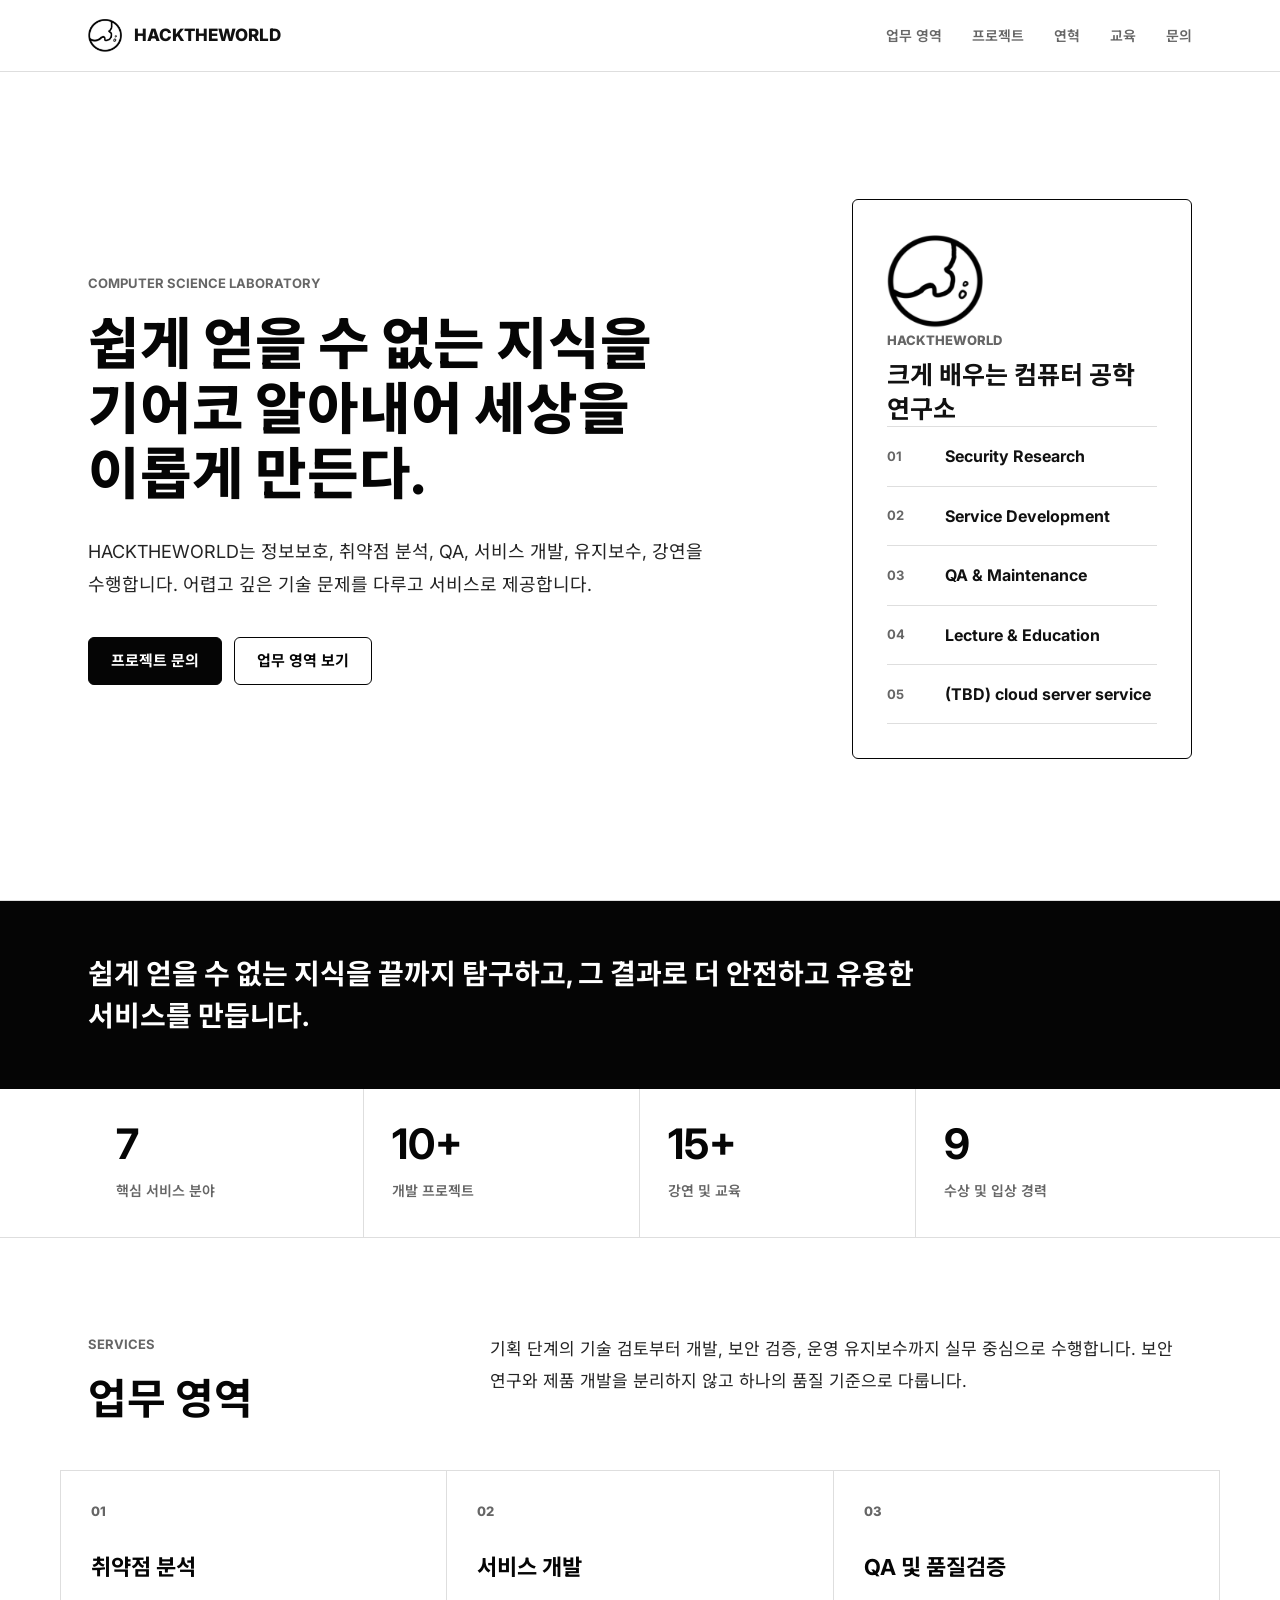
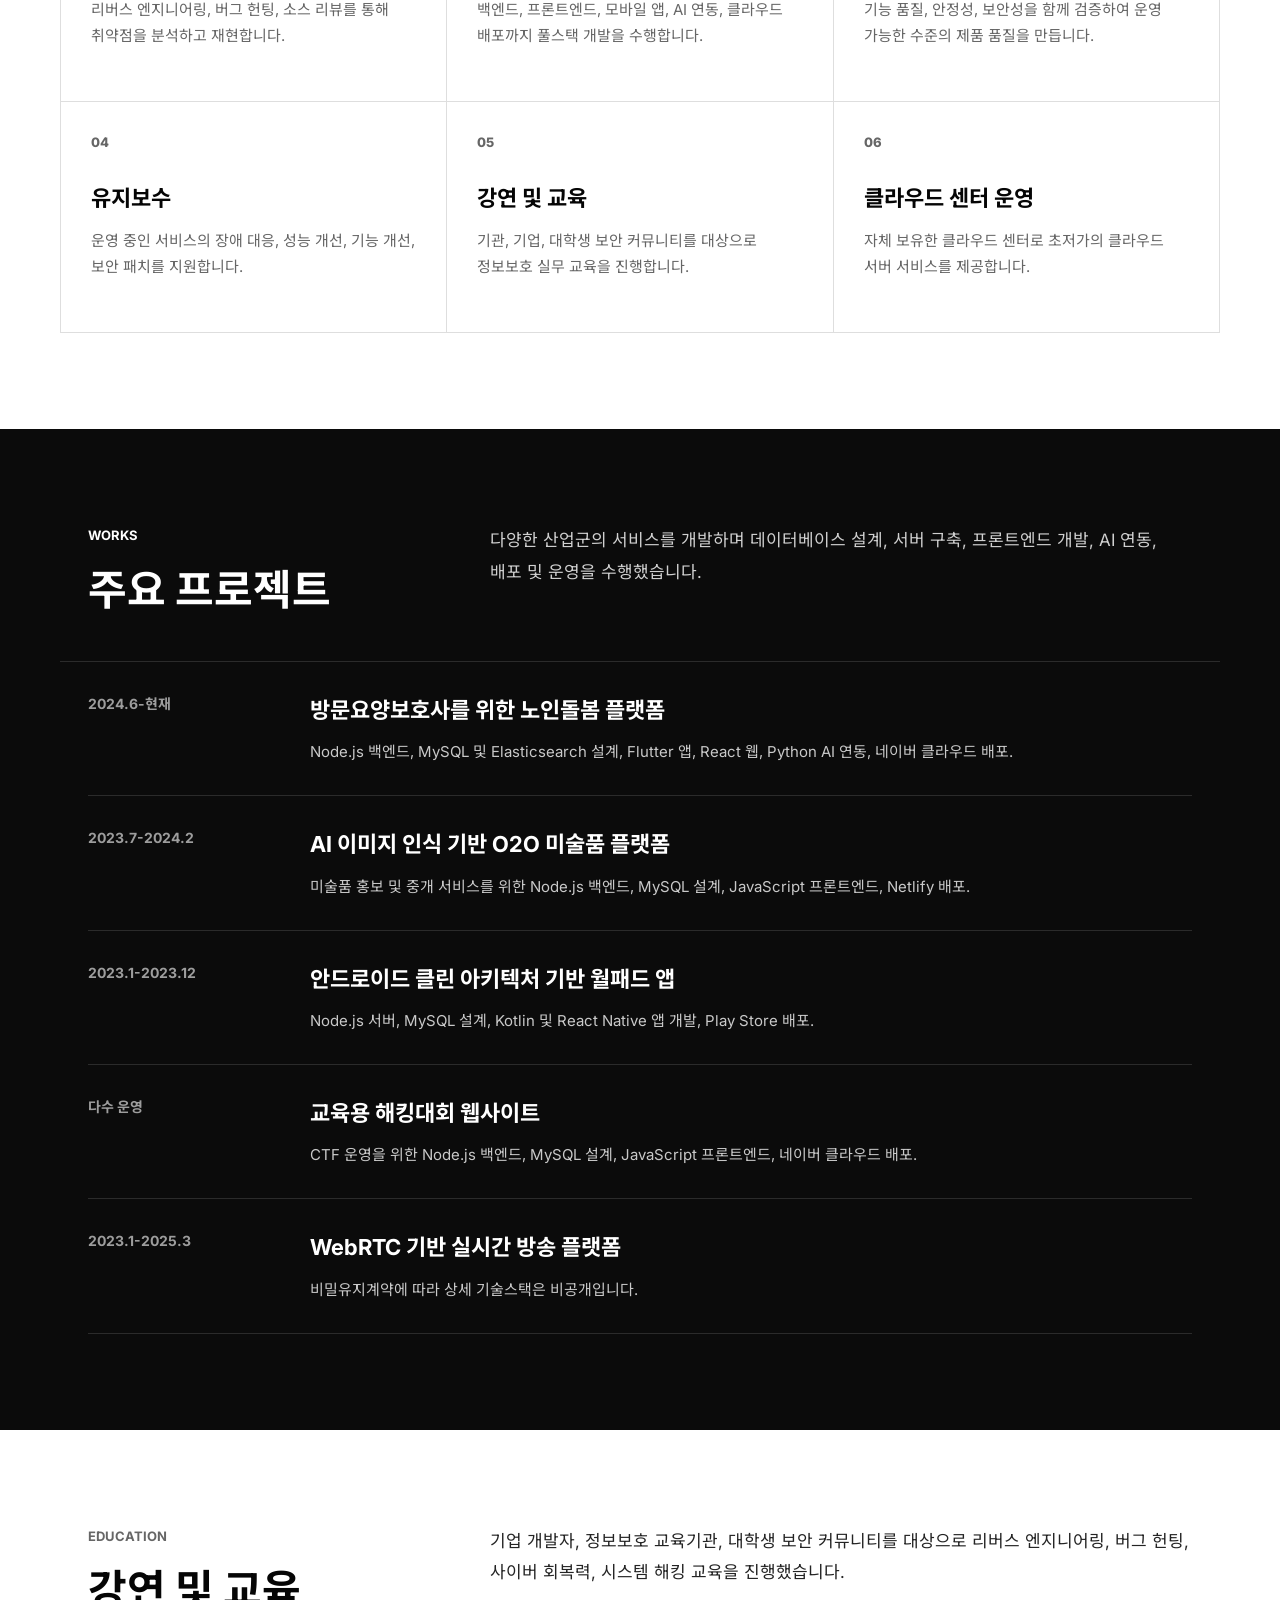
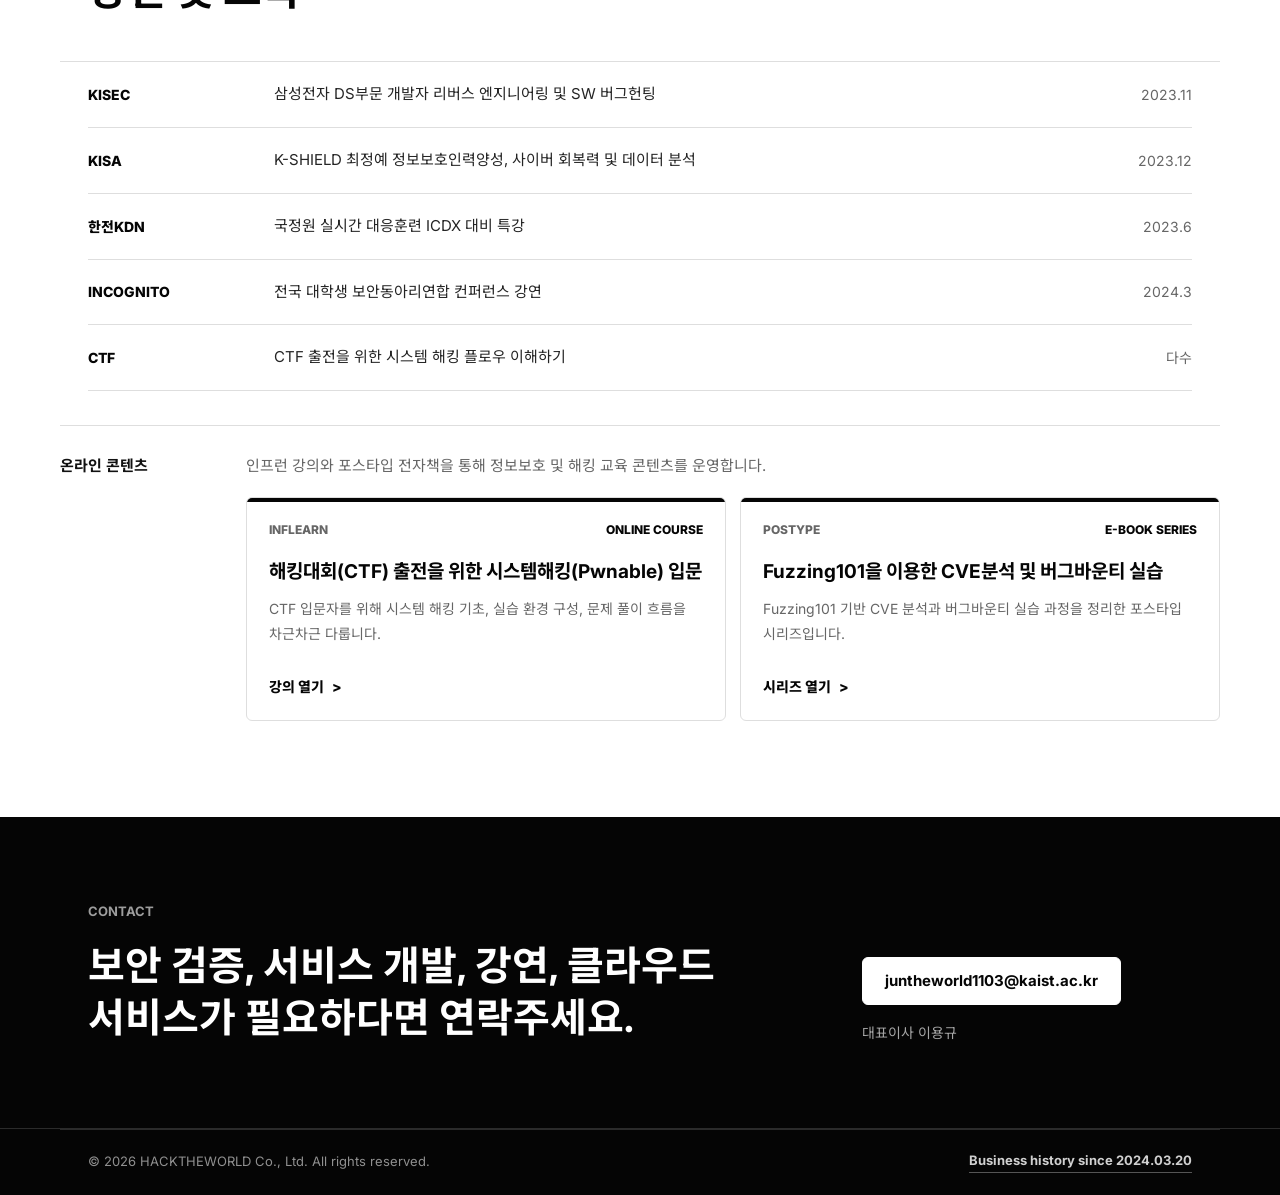
<file: index.html>
<!DOCTYPE html>
<html lang="ko">
<head>
  <meta charset="UTF-8" />
  <meta name="viewport" content="width=device-width, initial-scale=1.0" />
  <title>HACKTHEWORLD | 컴퓨터 공학 연구소</title>
  <meta name="description" content="HACKTHEWORLD는 정보보호, 취약점 분석, QA, 서비스 개발, 유지보수, 교육을 수행하는 컴퓨터 공학 연구소입니다." />
  <meta property="og:title" content="HACKTHEWORLD | 컴퓨터 공학 연구소" />
  <meta property="og:description" content="정보보호 연구와 서비스 개발을 함께 수행하는 컴퓨터 공학 연구소" />
  <meta property="og:type" content="website" />
  <link rel="icon" href="Vector.svg" type="image/svg+xml" />
  <link rel="preconnect" href="https://fonts.googleapis.com" />
  <link rel="preconnect" href="https://fonts.gstatic.com" crossorigin />
  <link href="https://fonts.googleapis.com/css2?family=Inter:wght@400;500;600;700;800&family=Noto+Sans+KR:wght@400;500;700;800&display=swap" rel="stylesheet" />
  <link rel="stylesheet" href="styles.css" />
</head>
<body>
  <header class="site-header" id="top">
    <div class="container header-inner">
      <a class="brand" href="#top" aria-label="HACKTHEWORLD 홈으로 이동">
        <img src="Vector.svg" alt="HACKTHEWORLD" class="brand-mark" />
        <span>HACKTHEWORLD</span>
      </a>
      <nav class="nav" aria-label="주요 메뉴">
        <a href="#services">업무 영역</a>
        <a href="#works">프로젝트</a>
        <a href="history.html">연혁</a>
        <a href="#education">교육</a>
        <!-- <a href="#about">소개</a> -->
        <a href="#contact">문의</a>
      </nav>
      <button class="nav-toggle" type="button" aria-label="메뉴 열기" aria-expanded="false">
        <span></span>
        <span></span>
      </button>
    </div>
  </header>

  <main>
    <section class="hero">
      <div class="container hero-inner">
        <div class="hero-copy">
          <p class="eyebrow">Computer Science Laboratory</p>
          <h1>쉽게 얻을 수 없는 지식을 기어코 알아내어 세상을 이롭게 만든다.</h1>
          <p class="hero-desc">
            HACKTHEWORLD는 정보보호, 취약점 분석, QA, 서비스 개발, 유지보수, 강연을 수행합니다.
            어렵고 깊은 기술 문제를 다루고 서비스로 제공합니다.
          </p>
          <div class="hero-actions">
            <a class="btn btn-primary" href="#contact">프로젝트 문의</a>
            <a class="btn btn-secondary" href="#services">업무 영역 보기</a>
          </div>
        </div>
        <aside class="hero-panel" aria-label="핵심 역량">
          <img src="Vector.svg" alt="HACKTHEWORLD 로고" class="hero-logo" />
          <div class="panel-title">
            <span>HACKTHEWORLD</span>
            <strong>크게 배우는 컴퓨터 공학 연구소</strong>
          </div>
          <ul class="capability-list">
            <li><span>01</span>Security Research</li>
            <li><span>02</span>Service Development</li>
            <li><span>03</span>QA &amp; Maintenance</li>
            <li><span>04</span>Lecture &amp; Education</li>
            <li><span>05</span>(TBD) cloud server service</li>
          </ul>
        </aside>
      </div>
    </section>

    <section class="statement" aria-label="회사 철학">
      <div class="container statement-inner">
        <p>쉽게 얻을 수 없는 지식을 끝까지 탐구하고, 그 결과로 더 안전하고 유용한 서비스를 만듭니다.</p>
      </div>
    </section>

    <section class="metrics" aria-label="핵심 지표">
      <div class="container metrics-grid">
        <div class="metric">
          <strong>7</strong>
          <span>핵심 서비스 분야</span>
        </div>
        <div class="metric">
          <strong>10+</strong>
          <span>개발 프로젝트</span>
        </div>
        <div class="metric">
          <strong>15+</strong>
          <span>강연 및 교육</span>
        </div>
        <div class="metric">
          <strong>9</strong>
          <span>수상 및 입상 경력</span>
        </div>
      </div>
    </section>

    <section class="section" id="services">
      <div class="container two-column-head">
        <div>
          <p class="eyebrow">Services</p>
          <h2>업무 영역</h2>
        </div>
        <p>
          기획 단계의 기술 검토부터 개발, 보안 검증, 운영 유지보수까지 실무 중심으로 수행합니다.
          보안 연구와 제품 개발을 분리하지 않고 하나의 품질 기준으로 다룹니다.
        </p>
      </div>

      <div class="container service-grid">
        <article class="service-card">
          <span>01</span>
          <h3>취약점 분석</h3>
          <p>리버스 엔지니어링, 버그 헌팅, 소스 리뷰를 통해 취약점을 분석하고 재현합니다.</p>
        </article>
        <article class="service-card">
          <span>02</span>
          <h3>서비스 개발</h3>
          <p>백엔드, 프론트엔드, 모바일 앱, AI 연동, 클라우드 배포까지 풀스택 개발을 수행합니다.</p>
        </article>
        <article class="service-card">
          <span>03</span>
          <h3>QA 및 품질검증</h3>
          <p>기능 품질, 안정성, 보안성을 함께 검증하여 운영 가능한 수준의 제품 품질을 만듭니다.</p>
        </article>
        <article class="service-card">
          <span>04</span>
          <h3>유지보수</h3>
          <p>운영 중인 서비스의 장애 대응, 성능 개선, 기능 개선, 보안 패치를 지원합니다.</p>
        </article>
        <article class="service-card">
          <span>05</span>
          <h3>강연 및 교육</h3>
          <p>기관, 기업, 대학생 보안 커뮤니티를 대상으로 정보보호 실무 교육을 진행합니다.</p>
        </article>
        <article class="service-card">
          <span>06</span>
          <h3>클라우드 센터 운영</h3>
          <p>자체 보유한 클라우드 센터로 초저가의 클라우드 서버 서비스를 제공합니다.</p>
        </article>
      </div>
    </section>

    <section class="section section-dark" id="works">
      <div class="container two-column-head inverted">
        <div>
          <p class="eyebrow">Works</p>
          <h2>주요 프로젝트</h2>
        </div>
        <p>
          다양한 산업군의 서비스를 개발하며 데이터베이스 설계, 서버 구축, 프론트엔드 개발,
          AI 연동, 배포 및 운영을 수행했습니다.
        </p>
      </div>

      <div class="container project-list">
        <article class="project-row">
          <div class="project-meta">2024.6-현재</div>
          <div class="project-main">
            <h3>방문요양보호사를 위한 노인돌봄 플랫폼</h3>
            <p>Node.js 백엔드, MySQL 및 Elasticsearch 설계, Flutter 앱, React 웹, Python AI 연동, 네이버 클라우드 배포.</p>
          </div>
        </article>
        <article class="project-row">
          <div class="project-meta">2023.7-2024.2</div>
          <div class="project-main">
            <h3>AI 이미지 인식 기반 O2O 미술품 플랫폼</h3>
            <p>미술품 홍보 및 중개 서비스를 위한 Node.js 백엔드, MySQL 설계, JavaScript 프론트엔드, Netlify 배포.</p>
          </div>
        </article>
        <article class="project-row">
          <div class="project-meta">2023.1-2023.12</div>
          <div class="project-main">
            <h3>안드로이드 클린 아키텍처 기반 월패드 앱</h3>
            <p>Node.js 서버, MySQL 설계, Kotlin 및 React Native 앱 개발, Play Store 배포.</p>
          </div>
        </article>
        <article class="project-row">
          <div class="project-meta">다수 운영</div>
          <div class="project-main">
            <h3>교육용 해킹대회 웹사이트</h3>
            <p>CTF 운영을 위한 Node.js 백엔드, MySQL 설계, JavaScript 프론트엔드, 네이버 클라우드 배포.</p>
          </div>
        </article>
        <article class="project-row">
          <div class="project-meta">2023.1-2025.3</div>
          <div class="project-main">
            <h3>WebRTC 기반 실시간 방송 플랫폼</h3>
            <p>비밀유지계약에 따라 상세 기술스택은 비공개입니다.</p>
          </div>
        </article>
      </div>
    </section>

    <section class="section" id="education">
      <div class="container two-column-head">
        <div>
          <p class="eyebrow">Education</p>
          <h2>강연 및 교육</h2>
        </div>
        <p>
          기업 개발자, 정보보호 교육기관, 대학생 보안 커뮤니티를 대상으로 리버스 엔지니어링,
          버그 헌팅, 사이버 회복력, 시스템 해킹 교육을 진행했습니다.
        </p>
      </div>

      <div class="container lecture-table">
        <div class="lecture-row">
          <span>KISEC</span>
          <p>삼성전자 DS부문 개발자 리버스 엔지니어링 및 SW 버그헌팅</p>
          <time>2023.11</time>
        </div>
        <div class="lecture-row">
          <span>KISA</span>
          <p>K-SHIELD 최정예 정보보호인력양성, 사이버 회복력 및 데이터 분석</p>
          <time>2023.12</time>
        </div>
        <div class="lecture-row">
          <span>한전KDN</span>
          <p>국정원 실시간 대응훈련 ICDX 대비 특강</p>
          <time>2023.6</time>
        </div>
        <div class="lecture-row">
          <span>INCOGNITO</span>
          <p>전국 대학생 보안동아리연합 컨퍼런스 강연</p>
          <time>2024.3</time>
        </div>
        <div class="lecture-row">
          <span>CTF</span>
          <p>CTF 출전을 위한 시스템 해킹 플로우 이해하기</p>
          <time>다수</time>
        </div>
      </div>

      <div class="container content-note">
        <strong>온라인 콘텐츠</strong>
        <div class="content-note-body">
          <p>인프런 강의와 포스타입 전자책을 통해 정보보호 및 해킹 교육 콘텐츠를 운영합니다.</p>
          <div class="content-links" aria-label="온라인 콘텐츠 링크">
            <a class="content-bookmark" href="https://www.inflearn.com/course/%ED%95%B4%ED%82%B9%EB%8C%80%ED%9A%8C-%EC%B6%9C%EC%A0%84-%EC%8B%9C%EC%8A%A4%ED%85%9C%ED%95%B4%ED%82%B9-%EC%9E%85%EB%AC%B8?cid=330713" target="_blank" rel="noopener">
              <span class="bookmark-top">
                <span>Inflearn</span>
                <span>Online Course</span>
              </span>
              <h3>해킹대회(CTF) 출전을 위한 시스템해킹(Pwnable) 입문</h3>
              <p>CTF 입문자를 위해 시스템 해킹 기초, 실습 환경 구성, 문제 풀이 흐름을 차근차근 다룹니다.</p>
              <span class="bookmark-action">강의 열기</span>
            </a>
            <a class="content-bookmark" href="https://www.postype.com/@juntheworld/series/1016524" target="_blank" rel="noopener">
              <span class="bookmark-top">
                <span>Postype</span>
                <span>E-book Series</span>
              </span>
              <h3>Fuzzing101을 이용한 CVE분석 및 버그바운티 실습</h3>
              <p>Fuzzing101 기반 CVE 분석과 버그바운티 실습 과정을 정리한 포스타입 시리즈입니다.</p>
              <span class="bookmark-action">시리즈 열기</span>
            </a>
          </div>
        </div>
      </div>
    </section>

    <!-- <section class="section section-muted" id="about">
      <div class="container two-column-head">
        <div>
          <p class="eyebrow">About</p>
          <h2>연구와 사람</h2>
        </div>
        <p>
          HACKTHEWORLD는 실무 개발 경험과 정보보호 연구 경험을 바탕으로 문제를 분석하고,
          필요한 경우 교육과 문서화까지 함께 제공합니다.
        </p>
      </div>

      <div class="container about-grid">
        <article class="about-card">
          <h3>이준학 대표</h3>
          <p class="role">개발 및 정보보호</p>
          <ul>
            <li>KITRI BOB 9기 취약점 분석 트랙 수료</li>
            <li>KISA K-Shield Jr. 7기 보안사고분석대응 과정</li>
            <li>중앙대학교 산업보안학과 정보보호동아리 ISANG 회장</li>
            <li>KAIST 전산학부 석사과정</li>
          </ul>
          <a href="https://juntheworld.netlify.app/" target="_blank" rel="noopener">온라인 비즈니스 카드</a>
        </article>
        <article class="about-card">
          <h3>수상 및 연구 경험</h3>
          <ul>
            <li>금융보안원 논문공모전 최우수상, 금융감독원장상</li>
            <li>개인정보 가명·익명처리 기술 경진대회 우수상</li>
            <li>HACKTHEON 국제 대학생 해킹경진대회 본선진출</li>
            <li>다빈치 SW/AI 공모전 최우수상</li>
            <li>K-Shield Jr. 사이버보안 우수 실무인재상</li>
          </ul>
        </article>
      </div>
    </section> -->

    <section class="contact" id="contact">
      <div class="container contact-inner">
        <div>
          <p class="eyebrow">Contact</p>
          <h2>보안 검증, 서비스 개발, 강연, 클라우드 서비스가 필요하다면 연락주세요.</h2>
        </div>
        <div class="contact-actions">
          <a class="btn btn-inverted" href="mailto:juntheworld1103@kaist.ac.kr">juntheworld1103@kaist.ac.kr</a>
          <p>대표이사 이용규</p>
        </div>
      </div>
    </section>
  </main>

  <footer class="site-footer">
    <div class="container footer-bottom">
      <span>© <span id="year"></span> HACKTHEWORLD Co., Ltd. All rights reserved.</span>
      <a href="history.html">Business history since 2024.03.20</a>
    </div>
  </footer>

  <script src="script.js"></script>
</body>
</html>
</file>
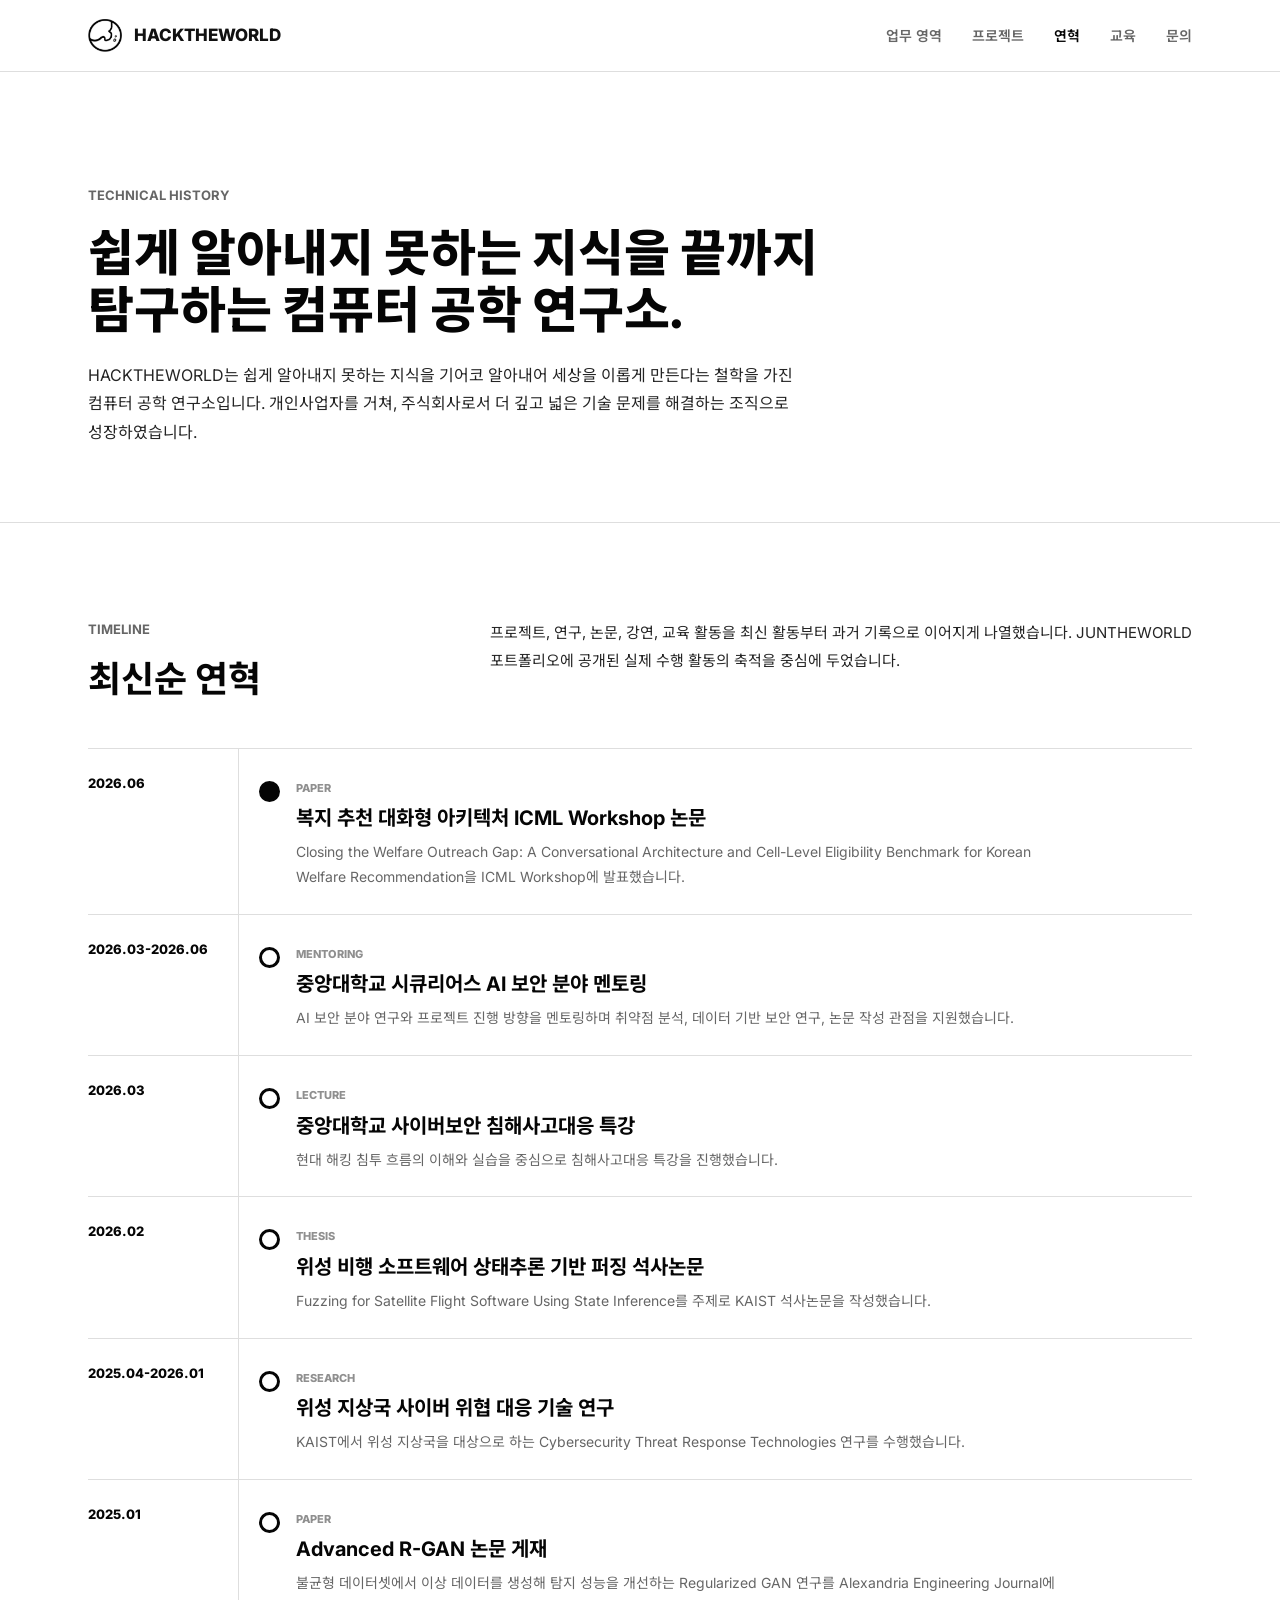
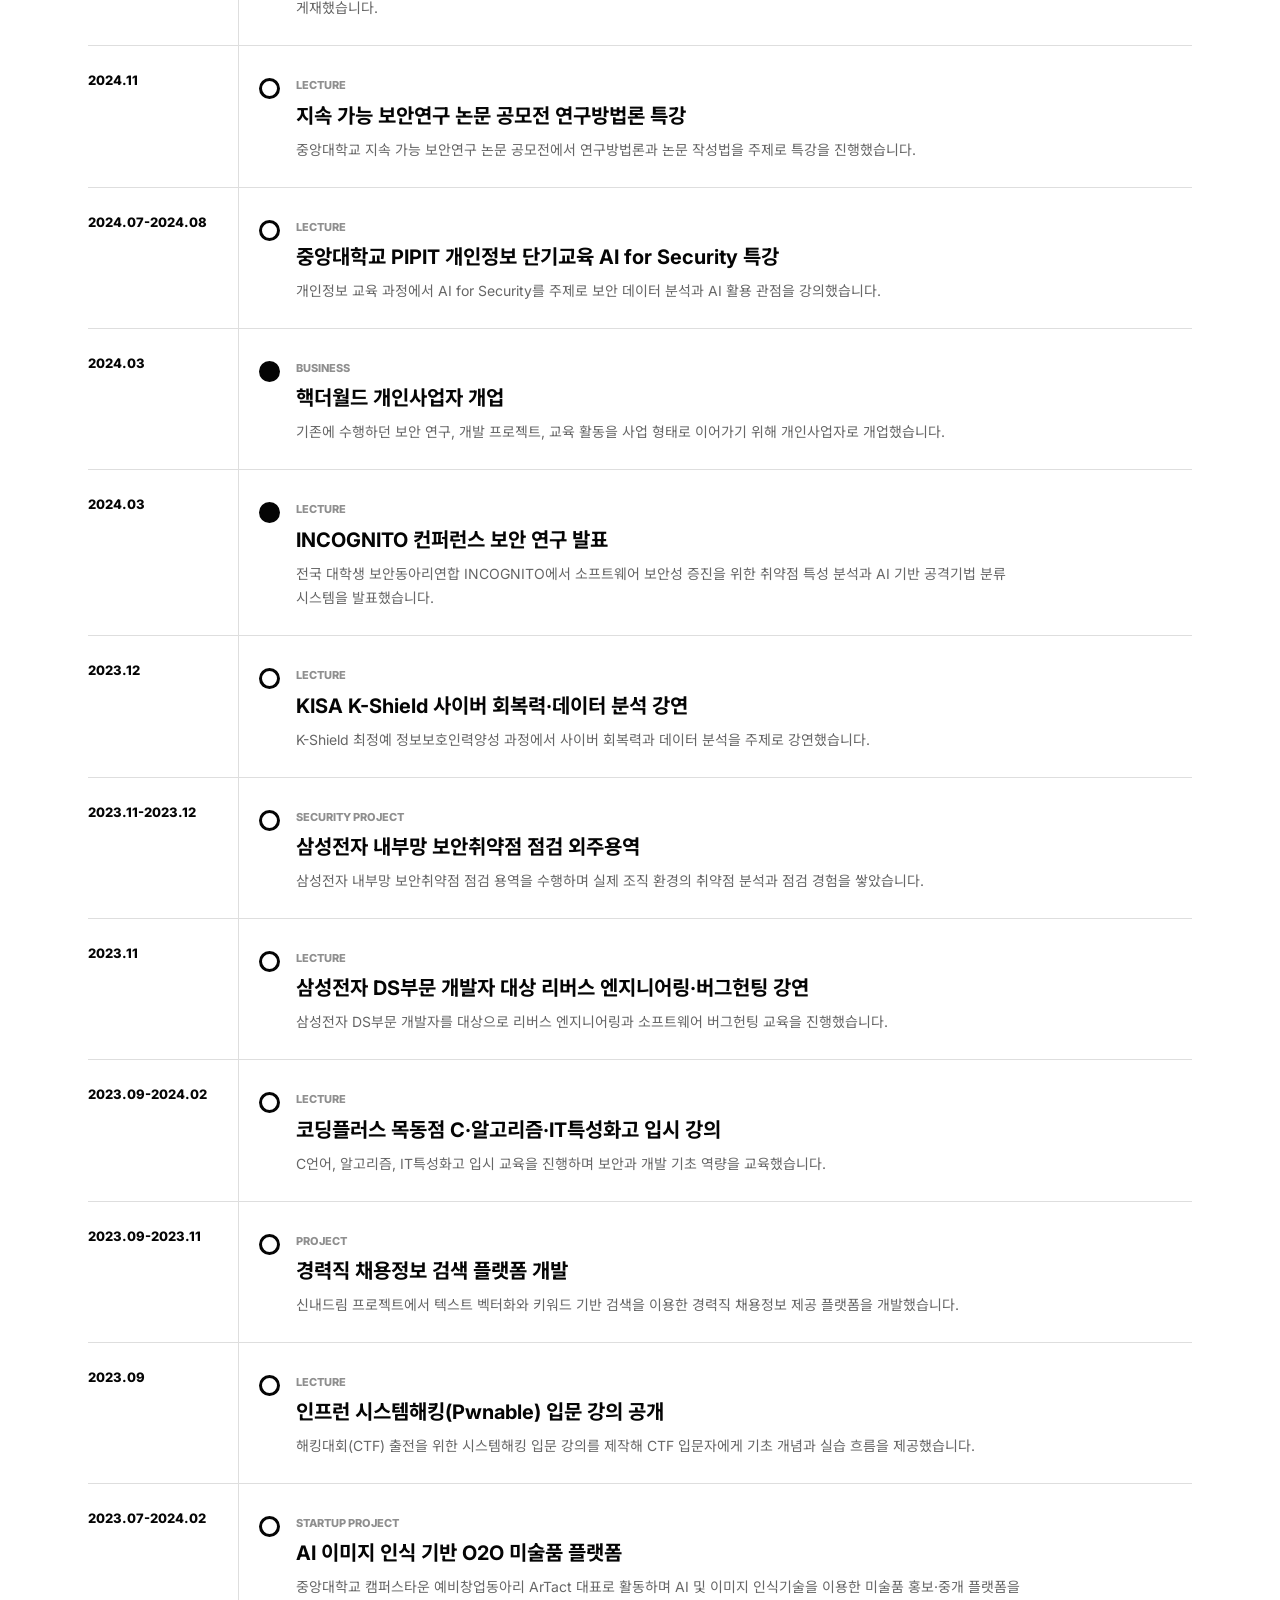
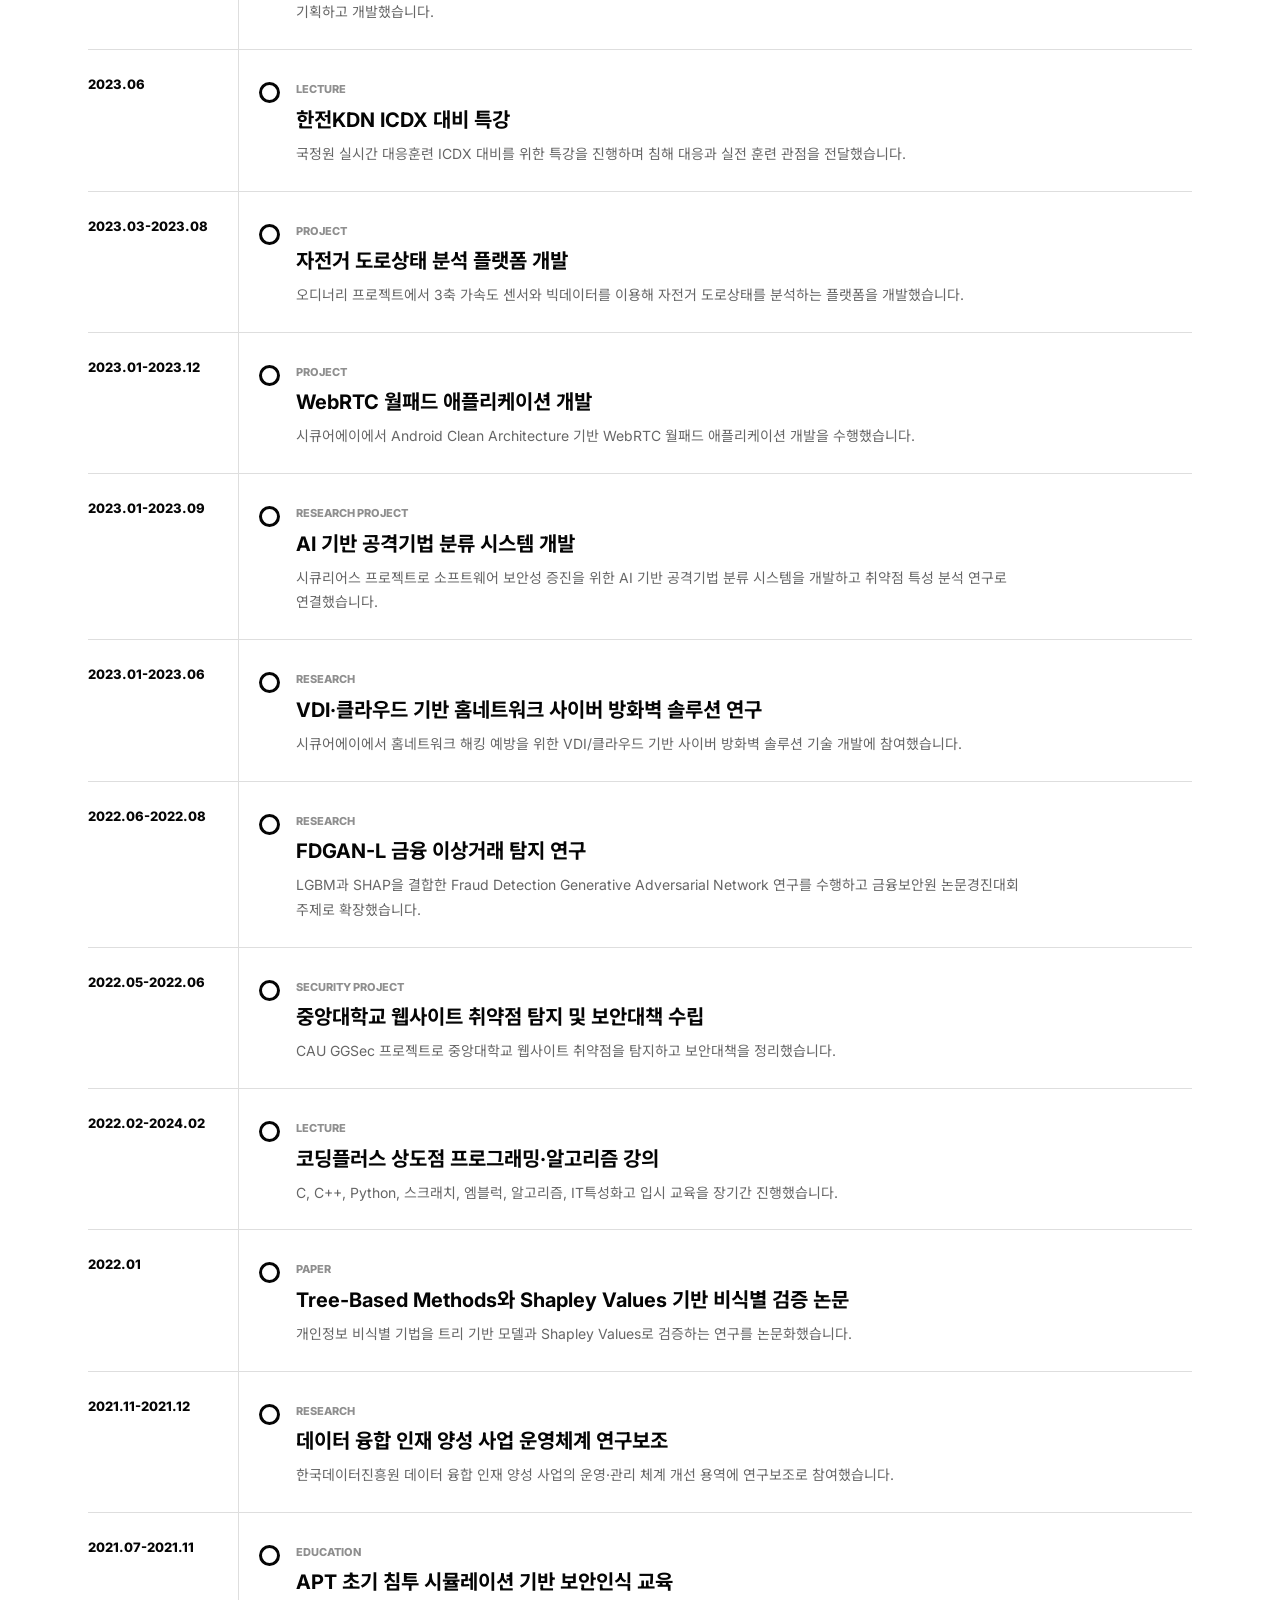
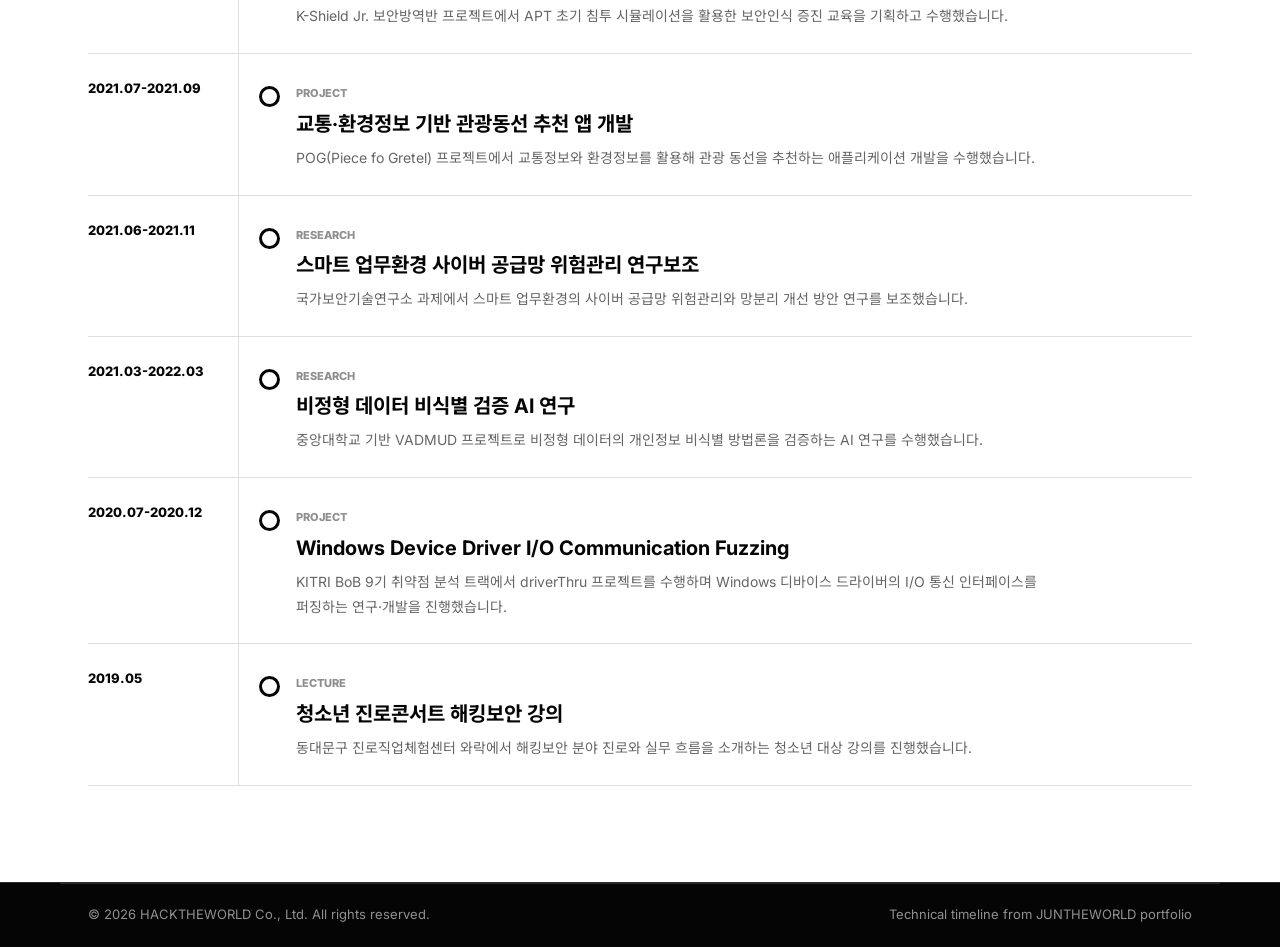
<file: history.html>
<!DOCTYPE html>
<html lang="ko">
<head>
  <meta charset="UTF-8" />
  <meta name="viewport" content="width=device-width, initial-scale=1.0" />
  <title>HACKTHEWORLD | 기술 활동 연혁</title>
  <meta name="description" content="HACKTHEWORLD 포트폴리오에서 이어진 연구, 강연, 프로젝트 활동을 최신순으로 정리한 HACKTHEWORLD 연혁입니다." />
  <meta property="og:title" content="HACKTHEWORLD | 기술 활동 연혁" />
  <meta property="og:description" content="연구, 강연, 프로젝트를 최신순으로 정리한 HACKTHEWORLD 기술 활동 기록" />
  <meta property="og:type" content="website" />
  <link rel="icon" href="Vector.svg" type="image/svg+xml" />
  <link rel="preconnect" href="https://fonts.googleapis.com" />
  <link rel="preconnect" href="https://fonts.gstatic.com" crossorigin />
  <link href="https://fonts.googleapis.com/css2?family=Inter:wght@400;500;600;700;800&family=Noto+Sans+KR:wght@400;500;700;800&display=swap" rel="stylesheet" />
  <link rel="stylesheet" href="styles.css" />
</head>
<body>
  <header class="site-header" id="top">
    <div class="container header-inner">
      <a class="brand" href="index.html#top" aria-label="HACKTHEWORLD 홈으로 이동">
        <img src="Vector.svg" alt="HACKTHEWORLD" class="brand-mark" />
        <span>HACKTHEWORLD</span>
      </a>
      <nav class="nav" aria-label="주요 메뉴">
        <a href="index.html#services">업무 영역</a>
        <a href="index.html#works">프로젝트</a>
        <a href="history.html" class="active">연혁</a>
        <a href="index.html#education">교육</a>
        <a href="index.html#contact">문의</a>
      </nav>
      <button class="nav-toggle" type="button" aria-label="메뉴 열기" aria-expanded="false">
        <span></span>
        <span></span>
      </button>
    </div>
  </header>

  <main>
    <section class="history-hero">
      <div class="container history-hero-inner history-hero-simple">
        <div class="history-hero-copy">
          <p class="eyebrow">Technical History</p>
          <h1>쉽게 알아내지 못하는 지식을 끝까지 탐구하는 컴퓨터 공학 연구소.</h1>
          <p>
            HACKTHEWORLD는 쉽게 알아내지 못하는 지식을 기어코 알아내어 세상을 이롭게 만든다는 철학을 가진 컴퓨터 공학 연구소입니다.
            개인사업자를 거쳐, 주식회사로서 더 깊고 넓은 기술 문제를 해결하는 조직으로 성장하였습니다.
          </p>
        </div>
      </div>
    </section>

    <section class="section history-section" aria-label="기술 활동 연혁 타임라인">
      <div class="container two-column-head">
        <div>
          <p class="eyebrow">Timeline</p>
          <h2>최신순 연혁</h2>
        </div>
        <p>
          프로젝트, 연구, 논문, 강연, 교육 활동을 최신 활동부터 과거 기록으로 이어지게 나열했습니다.
          JUNTHEWORLD 포트폴리오에 공개된 실제 수행 활동의 축적을 중심에 두었습니다.
        </p>
      </div>

      <div class="container history-timeline">
        <article class="history-item is-primary">
          <time>2026.06</time>
          <div>
            <span>Paper</span>
            <h3>복지 추천 대화형 아키텍처 ICML Workshop 논문</h3>
            <p>
              Closing the Welfare Outreach Gap: A Conversational Architecture and Cell-Level Eligibility Benchmark for Korean Welfare Recommendation을
              ICML Workshop에 발표했습니다.
            </p>
          </div>
        </article>

        <article class="history-item">
          <time>2026.03-2026.06</time>
          <div>
            <span>Mentoring</span>
            <h3>중앙대학교 시큐리어스 AI 보안 분야 멘토링</h3>
            <p>
              AI 보안 분야 연구와 프로젝트 진행 방향을 멘토링하며 취약점 분석, 데이터 기반 보안 연구, 논문 작성 관점을 지원했습니다.
            </p>
          </div>
        </article>

        <article class="history-item">
          <time>2026.03</time>
          <div>
            <span>Lecture</span>
            <h3>중앙대학교 사이버보안 침해사고대응 특강</h3>
            <p>
              현대 해킹 침투 흐름의 이해와 실습을 중심으로 침해사고대응 특강을 진행했습니다.
            </p>
          </div>
        </article>

        <article class="history-item">
          <time>2026.02</time>
          <div>
            <span>Thesis</span>
            <h3>위성 비행 소프트웨어 상태추론 기반 퍼징 석사논문</h3>
            <p>
              Fuzzing for Satellite Flight Software Using State Inference를 주제로 KAIST 석사논문을 작성했습니다.
            </p>
          </div>
        </article>

        <article class="history-item">
          <time>2025.04-2026.01</time>
          <div>
            <span>Research</span>
            <h3>위성 지상국 사이버 위협 대응 기술 연구</h3>
            <p>
              KAIST에서 위성 지상국을 대상으로 하는 Cybersecurity Threat Response Technologies 연구를 수행했습니다.
            </p>
          </div>
        </article>

        <article class="history-item">
          <time>2025.01</time>
          <div>
            <span>Paper</span>
            <h3>Advanced R-GAN 논문 게재</h3>
            <p>
              불균형 데이터셋에서 이상 데이터를 생성해 탐지 성능을 개선하는 Regularized GAN 연구를
              Alexandria Engineering Journal에 게재했습니다.
            </p>
          </div>
        </article>

        <article class="history-item">
          <time>2024.11</time>
          <div>
            <span>Lecture</span>
            <h3>지속 가능 보안연구 논문 공모전 연구방법론 특강</h3>
            <p>
              중앙대학교 지속 가능 보안연구 논문 공모전에서 연구방법론과 논문 작성법을 주제로 특강을 진행했습니다.
            </p>
          </div>
        </article>

        <article class="history-item">
          <time>2024.07-2024.08</time>
          <div>
            <span>Lecture</span>
            <h3>중앙대학교 PIPIT 개인정보 단기교육 AI for Security 특강</h3>
            <p>
              개인정보 교육 과정에서 AI for Security를 주제로 보안 데이터 분석과 AI 활용 관점을 강의했습니다.
            </p>
          </div>
        </article>

        <article class="history-item is-primary">
          <time>2024.03</time>
          <div>
            <span>Business</span>
            <h3>핵더월드 개인사업자 개업</h3>
            <p>
              기존에 수행하던 보안 연구, 개발 프로젝트, 교육 활동을 사업 형태로 이어가기 위해 개인사업자로 개업했습니다.
            </p>
          </div>
        </article>

        <article class="history-item is-primary">
          <time>2024.03</time>
          <div>
            <span>Lecture</span>
            <h3>INCOGNITO 컨퍼런스 보안 연구 발표</h3>
            <p>
              전국 대학생 보안동아리연합 INCOGNITO에서 소프트웨어 보안성 증진을 위한 취약점 특성 분석과
              AI 기반 공격기법 분류 시스템을 발표했습니다.
            </p>
          </div>
        </article>

        <article class="history-item">
          <time>2023.12</time>
          <div>
            <span>Lecture</span>
            <h3>KISA K-Shield 사이버 회복력·데이터 분석 강연</h3>
            <p>
              K-Shield 최정예 정보보호인력양성 과정에서 사이버 회복력과 데이터 분석을 주제로 강연했습니다.
            </p>
          </div>
        </article>

        <article class="history-item">
          <time>2023.11-2023.12</time>
          <div>
            <span>Security Project</span>
            <h3>삼성전자 내부망 보안취약점 점검 외주용역</h3>
            <p>
              삼성전자 내부망 보안취약점 점검 용역을 수행하며 실제 조직 환경의 취약점 분석과 점검 경험을 쌓았습니다.
            </p>
          </div>
        </article>

        <article class="history-item">
          <time>2023.11</time>
          <div>
            <span>Lecture</span>
            <h3>삼성전자 DS부문 개발자 대상 리버스 엔지니어링·버그헌팅 강연</h3>
            <p>
              삼성전자 DS부문 개발자를 대상으로 리버스 엔지니어링과 소프트웨어 버그헌팅 교육을 진행했습니다.
            </p>
          </div>
        </article>

        <article class="history-item">
          <time>2023.09-2024.02</time>
          <div>
            <span>Lecture</span>
            <h3>코딩플러스 목동점 C·알고리즘·IT특성화고 입시 강의</h3>
            <p>
              C언어, 알고리즘, IT특성화고 입시 교육을 진행하며 보안과 개발 기초 역량을 교육했습니다.
            </p>
          </div>
        </article>

        <article class="history-item">
          <time>2023.09-2023.11</time>
          <div>
            <span>Project</span>
            <h3>경력직 채용정보 검색 플랫폼 개발</h3>
            <p>
              신내드림 프로젝트에서 텍스트 벡터화와 키워드 기반 검색을 이용한 경력직 채용정보 제공 플랫폼을 개발했습니다.
            </p>
          </div>
        </article>

        <article class="history-item">
          <time>2023.09</time>
          <div>
            <span>Lecture</span>
            <h3>인프런 시스템해킹(Pwnable) 입문 강의 공개</h3>
            <p>
              해킹대회(CTF) 출전을 위한 시스템해킹 입문 강의를 제작해 CTF 입문자에게 기초 개념과 실습 흐름을 제공했습니다.
            </p>
          </div>
        </article>

        <article class="history-item">
          <time>2023.07-2024.02</time>
          <div>
            <span>Startup Project</span>
            <h3>AI 이미지 인식 기반 O2O 미술품 플랫폼</h3>
            <p>
              중앙대학교 캠퍼스타운 예비창업동아리 ArTact 대표로 활동하며 AI 및 이미지 인식기술을 이용한
              미술품 홍보·중개 플랫폼을 기획하고 개발했습니다.
            </p>
          </div>
        </article>

        <article class="history-item">
          <time>2023.06</time>
          <div>
            <span>Lecture</span>
            <h3>한전KDN ICDX 대비 특강</h3>
            <p>
              국정원 실시간 대응훈련 ICDX 대비를 위한 특강을 진행하며 침해 대응과 실전 훈련 관점을 전달했습니다.
            </p>
          </div>
        </article>

        <article class="history-item">
          <time>2023.03-2023.08</time>
          <div>
            <span>Project</span>
            <h3>자전거 도로상태 분석 플랫폼 개발</h3>
            <p>
              오디너리 프로젝트에서 3축 가속도 센서와 빅데이터를 이용해 자전거 도로상태를 분석하는 플랫폼을 개발했습니다.
            </p>
          </div>
        </article>

        <article class="history-item">
          <time>2023.01-2023.12</time>
          <div>
            <span>Project</span>
            <h3>WebRTC 월패드 애플리케이션 개발</h3>
            <p>
              시큐어에이에서 Android Clean Architecture 기반 WebRTC 월패드 애플리케이션 개발을 수행했습니다.
            </p>
          </div>
        </article>

        <article class="history-item">
          <time>2023.01-2023.09</time>
          <div>
            <span>Research Project</span>
            <h3>AI 기반 공격기법 분류 시스템 개발</h3>
            <p>
              시큐리어스 프로젝트로 소프트웨어 보안성 증진을 위한 AI 기반 공격기법 분류 시스템을 개발하고
              취약점 특성 분석 연구로 연결했습니다.
            </p>
          </div>
        </article>

        <article class="history-item">
          <time>2023.01-2023.06</time>
          <div>
            <span>Research</span>
            <h3>VDI·클라우드 기반 홈네트워크 사이버 방화벽 솔루션 연구</h3>
            <p>
              시큐어에이에서 홈네트워크 해킹 예방을 위한 VDI/클라우드 기반 사이버 방화벽 솔루션 기술 개발에 참여했습니다.
            </p>
          </div>
        </article>

        <article class="history-item">
          <time>2022.06-2022.08</time>
          <div>
            <span>Research</span>
            <h3>FDGAN-L 금융 이상거래 탐지 연구</h3>
            <p>
              LGBM과 SHAP을 결합한 Fraud Detection Generative Adversarial Network 연구를 수행하고
              금융보안원 논문경진대회 주제로 확장했습니다.
            </p>
          </div>
        </article>

        <article class="history-item">
          <time>2022.05-2022.06</time>
          <div>
            <span>Security Project</span>
            <h3>중앙대학교 웹사이트 취약점 탐지 및 보안대책 수립</h3>
            <p>
              CAU GGSec 프로젝트로 중앙대학교 웹사이트 취약점을 탐지하고 보안대책을 정리했습니다.
            </p>
          </div>
        </article>

        <article class="history-item">
          <time>2022.02-2024.02</time>
          <div>
            <span>Lecture</span>
            <h3>코딩플러스 상도점 프로그래밍·알고리즘 강의</h3>
            <p>
              C, C++, Python, 스크래치, 엠블럭, 알고리즘, IT특성화고 입시 교육을 장기간 진행했습니다.
            </p>
          </div>
        </article>

        <article class="history-item">
          <time>2022.01</time>
          <div>
            <span>Paper</span>
            <h3>Tree-Based Methods와 Shapley Values 기반 비식별 검증 논문</h3>
            <p>
              개인정보 비식별 기법을 트리 기반 모델과 Shapley Values로 검증하는 연구를 논문화했습니다.
            </p>
          </div>
        </article>

        <article class="history-item">
          <time>2021.11-2021.12</time>
          <div>
            <span>Research</span>
            <h3>데이터 융합 인재 양성 사업 운영체계 연구보조</h3>
            <p>
              한국데이터진흥원 데이터 융합 인재 양성 사업의 운영·관리 체계 개선 용역에 연구보조로 참여했습니다.
            </p>
          </div>
        </article>

        <article class="history-item">
          <time>2021.07-2021.11</time>
          <div>
            <span>Education</span>
            <h3>APT 초기 침투 시뮬레이션 기반 보안인식 교육</h3>
            <p>
              K-Shield Jr. 보안방역반 프로젝트에서 APT 초기 침투 시뮬레이션을 활용한 보안인식 증진 교육을 기획하고 수행했습니다.
            </p>
          </div>
        </article>

        <article class="history-item">
          <time>2021.07-2021.09</time>
          <div>
            <span>Project</span>
            <h3>교통·환경정보 기반 관광동선 추천 앱 개발</h3>
            <p>
              POG(Piece fo Gretel) 프로젝트에서 교통정보와 환경정보를 활용해 관광 동선을 추천하는
              애플리케이션 개발을 수행했습니다.
            </p>
          </div>
        </article>

        <article class="history-item">
          <time>2021.06-2021.11</time>
          <div>
            <span>Research</span>
            <h3>스마트 업무환경 사이버 공급망 위험관리 연구보조</h3>
            <p>
              국가보안기술연구소 과제에서 스마트 업무환경의 사이버 공급망 위험관리와 망분리 개선 방안 연구를 보조했습니다.
            </p>
          </div>
        </article>

        <article class="history-item">
          <time>2021.03-2022.03</time>
          <div>
            <span>Research</span>
            <h3>비정형 데이터 비식별 검증 AI 연구</h3>
            <p>
              중앙대학교 기반 VADMUD 프로젝트로 비정형 데이터의 개인정보 비식별 방법론을 검증하는
              AI 연구를 수행했습니다.
            </p>
          </div>
        </article>

        <article class="history-item">
          <time>2020.07-2020.12</time>
          <div>
            <span>Project</span>
            <h3>Windows Device Driver I/O Communication Fuzzing</h3>
            <p>
              KITRI BoB 9기 취약점 분석 트랙에서 driverThru 프로젝트를 수행하며 Windows 디바이스 드라이버의
              I/O 통신 인터페이스를 퍼징하는 연구·개발을 진행했습니다.
            </p>
          </div>
        </article>

        <article class="history-item">
          <time>2019.05</time>
          <div>
            <span>Lecture</span>
            <h3>청소년 진로콘서트 해킹보안 강의</h3>
            <p>
              동대문구 진로직업체험센터 와락에서 해킹보안 분야 진로와 실무 흐름을 소개하는
              청소년 대상 강의를 진행했습니다.
            </p>
          </div>
        </article>
      </div>
    </section>
  </main>

  <footer class="site-footer">
    <div class="container footer-bottom">
      <span>© <span id="year"></span> HACKTHEWORLD Co., Ltd. All rights reserved.</span>
      <span>Technical timeline from JUNTHEWORLD portfolio</span>
    </div>
  </footer>

  <script src="script.js"></script>
</body>
</html>
</file>
<file: styles.css>
:root {
  --black: #050505;
  --ink: #111111;
  --text: #242424;
  --muted: #666666;
  --line: #dedede;
  --line-dark: #2b2b2b;
  --surface: #ffffff;
  --surface-soft: #f6f6f6;
  --surface-dark: #0b0b0b;
  --maxw: 1160px;
  --header-h: 72px;
  --radius: 6px;
  --font: "Inter", "Noto Sans KR", system-ui, sans-serif;
}

* {
  box-sizing: border-box;
  margin: 0;
  padding: 0;
}

html {
  scroll-behavior: smooth;
  scroll-padding-top: var(--header-h);
}

body {
  background: var(--surface);
  color: var(--ink);
  font-family: var(--font);
  line-height: 1.65;
  -webkit-font-smoothing: antialiased;
  word-break: keep-all;
  overflow-wrap: anywhere;
  overflow-x: hidden;
}

a {
  color: inherit;
  text-decoration: none;
}

img {
  display: block;
  max-width: 100%;
}

ul {
  list-style: none;
}

.container {
  width: 100%;
  max-width: var(--maxw);
  margin: 0 auto;
  padding: 0 28px;
}

.site-header {
  position: sticky;
  top: 0;
  z-index: 50;
  height: var(--header-h);
  background: rgba(255, 255, 255, 0.94);
  border-bottom: 1px solid var(--line);
  backdrop-filter: blur(12px);
}

.header-inner {
  display: flex;
  align-items: center;
  justify-content: space-between;
  height: 100%;
}

.brand {
  display: inline-flex;
  align-items: center;
  gap: 12px;
  font-weight: 800;
  font-size: 17px;
}

.brand-mark {
  width: 34px;
  height: 34px;
  object-fit: contain;
}

.nav {
  display: flex;
  align-items: center;
  gap: 30px;
}

.nav a {
  color: var(--muted);
  font-size: 14px;
  font-weight: 600;
}

.nav a:hover,
.nav a.active {
  color: var(--black);
}

.nav-toggle {
  display: none;
  width: 40px;
  height: 40px;
  border: 1px solid var(--line);
  background: #fff;
  border-radius: var(--radius);
  align-items: center;
  justify-content: center;
  flex-direction: column;
  gap: 6px;
  cursor: pointer;
}

.nav-toggle span {
  display: block;
  width: 18px;
  height: 2px;
  background: var(--black);
  transition: transform 0.2s ease, opacity 0.2s ease;
}

.nav-toggle.open span:first-child {
  transform: translateY(4px) rotate(45deg);
}

.nav-toggle.open span:last-child {
  transform: translateY(-4px) rotate(-45deg);
}

.hero {
  border-bottom: 1px solid var(--line);
  background: #fff;
}

.hero-inner {
  display: grid;
  grid-template-columns: minmax(0, 1fr) 340px;
  gap: 60px;
  align-items: center;
  min-height: calc(100vh - var(--header-h));
  padding-top: 70px;
  padding-bottom: 84px;
}

.eyebrow {
  color: var(--muted);
  font-size: 13px;
  font-weight: 700;
  text-transform: uppercase;
  margin-bottom: 18px;
}

.hero h1 {
  max-width: 760px;
  color: var(--black);
  font-size: clamp(42px, 5vw, 56px);
  font-weight: 800;
  line-height: 1.16;
  margin-bottom: 28px;
}

.hero-desc {
  max-width: 650px;
  color: var(--text);
  font-size: 18px;
  line-height: 1.85;
  margin-bottom: 36px;
}

.hero-actions {
  display: flex;
  flex-wrap: wrap;
  gap: 12px;
}

.btn {
  display: inline-flex;
  align-items: center;
  justify-content: center;
  min-height: 48px;
  padding: 0 22px;
  border-radius: var(--radius);
  font-size: 15px;
  font-weight: 700;
  border: 1px solid var(--black);
  transition: background 0.18s ease, color 0.18s ease, border-color 0.18s ease;
  max-width: 100%;
  text-align: center;
}

.btn-primary {
  background: var(--black);
  color: #fff;
}

.btn-primary:hover {
  background: #333;
  border-color: #333;
}

.btn-secondary {
  background: #fff;
  color: var(--black);
}

.btn-secondary:hover {
  background: var(--surface-soft);
}

.btn-inverted {
  background: #fff;
  color: var(--black);
  border-color: #fff;
}

.btn-inverted:hover {
  background: transparent;
  color: #fff;
}

.hero-panel {
  border: 1px solid var(--black);
  border-radius: var(--radius);
  padding: 34px;
  min-height: 430px;
  display: flex;
  flex-direction: column;
  justify-content: space-between;
  background: #fff;
}

.hero-logo {
  width: 96px;
  height: 96px;
  object-fit: contain;
}

.panel-title span {
  display: block;
  font-size: 13px;
  font-weight: 800;
  color: var(--muted);
  margin-bottom: 8px;
}

.panel-title strong {
  display: block;
  font-size: 25px;
  line-height: 1.35;
}

.capability-list {
  border-top: 1px solid var(--line);
}

.capability-list li {
  display: grid;
  grid-template-columns: 42px 1fr;
  gap: 16px;
  align-items: center;
  padding: 16px 0;
  border-bottom: 1px solid var(--line);
  font-weight: 700;
}

.capability-list span {
  color: var(--muted);
  font-size: 13px;
  font-weight: 700;
}

.statement {
  background: var(--black);
  color: #fff;
}

.statement-inner {
  padding-top: 52px;
  padding-bottom: 52px;
}

.statement p {
  max-width: 920px;
  font-size: 28px;
  font-weight: 700;
  line-height: 1.5;
}

.metrics {
  border-bottom: 1px solid var(--line);
  background: #fff;
}

.metrics-grid {
  display: grid;
  grid-template-columns: repeat(4, 1fr);
}

.metric {
  padding: 34px 28px;
  border-right: 1px solid var(--line);
}

.metric:last-child {
  border-right: none;
}

.metric strong {
  display: block;
  color: var(--black);
  font-size: 42px;
  line-height: 1;
  margin-bottom: 12px;
}

.metric span {
  color: var(--muted);
  font-size: 14px;
  font-weight: 600;
}

.section {
  padding: 96px 0;
}

.section-muted {
  background: var(--surface-soft);
  border-top: 1px solid var(--line);
  border-bottom: 1px solid var(--line);
}

.section-dark {
  background: var(--surface-dark);
  color: #fff;
}

.two-column-head {
  display: grid;
  grid-template-columns: 330px minmax(0, 1fr);
  gap: 72px;
  align-items: start;
  margin-bottom: 46px;
}

.two-column-head h2 {
  color: var(--black);
  font-size: 42px;
  line-height: 1.2;
}

.two-column-head p:last-child {
  color: var(--text);
  font-size: 17px;
  line-height: 1.85;
  max-width: 760px;
}

.two-column-head.inverted h2,
.two-column-head.inverted .eyebrow {
  color: #fff;
}

.two-column-head.inverted p:last-child {
  color: #d0d0d0;
}

.service-grid {
  display: grid;
  grid-template-columns: repeat(3, 1fr);
  gap: 1px;
  background: var(--line);
  border: 1px solid var(--line);
  width: calc(100% - 56px);
  padding: 0;
}

.service-card {
  min-height: 230px;
  padding: 30px;
  background: #fff;
}

.service-card span {
  display: block;
  color: var(--muted);
  font-size: 13px;
  font-weight: 800;
  margin-bottom: 26px;
}

.service-card h3 {
  color: var(--black);
  font-size: 22px;
  margin-bottom: 12px;
}

.service-card p {
  color: var(--muted);
  font-size: 15px;
  line-height: 1.75;
}

.project-list {
  border-top: 1px solid var(--line-dark);
}

.project-row {
  display: grid;
  grid-template-columns: 180px minmax(0, 1fr);
  gap: 42px;
  padding: 30px 0;
  border-bottom: 1px solid var(--line-dark);
}

.project-meta {
  color: #9d9d9d;
  font-size: 14px;
  font-weight: 700;
}

.project-main h3 {
  color: #fff;
  font-size: 22px;
  margin-bottom: 10px;
}

.project-main p {
  max-width: 820px;
  color: #c9c9c9;
  font-size: 15px;
  line-height: 1.8;
}

.lecture-table {
  border-top: 1px solid var(--line);
}

.lecture-row {
  display: grid;
  grid-template-columns: 160px minmax(0, 1fr) 90px;
  gap: 26px;
  align-items: center;
  padding: 20px 0;
  border-bottom: 1px solid var(--line);
}

.lecture-row span {
  color: var(--black);
  font-size: 14px;
  font-weight: 800;
}

.lecture-row p {
  color: var(--text);
  font-size: 15px;
}

.lecture-row time {
  color: var(--muted);
  font-size: 14px;
  text-align: right;
}

.content-note {
  display: grid;
  grid-template-columns: 160px minmax(0, 1fr);
  gap: 26px;
  margin-top: 34px;
  padding: 28px 0 0;
  border-top: 1px solid var(--line);
}

.content-note strong {
  font-size: 15px;
}

.content-note-body {
  display: grid;
  gap: 18px;
}

.content-note-body > p {
  color: var(--muted);
  font-size: 15px;
}

.content-links {
  display: grid;
  grid-template-columns: repeat(2, minmax(0, 1fr));
  gap: 14px;
}

.content-bookmark {
  position: relative;
  display: flex;
  flex-direction: column;
  min-height: 224px;
  padding: 22px;
  overflow: hidden;
  background: #fff;
  border: 1px solid var(--line);
  border-radius: var(--radius);
  transition: transform 0.18s ease, border-color 0.18s ease, box-shadow 0.18s ease;
}

.content-bookmark::before {
  content: "";
  position: absolute;
  top: 0;
  left: 0;
  right: 0;
  height: 4px;
  background: var(--black);
}

.content-bookmark:hover,
.content-bookmark:focus-visible {
  transform: translateY(-2px);
  border-color: var(--black);
  box-shadow: 0 18px 34px rgba(0, 0, 0, 0.08);
}

.content-bookmark:focus-visible {
  outline: 2px solid var(--black);
  outline-offset: 3px;
}

.bookmark-top {
  display: flex;
  justify-content: space-between;
  gap: 14px;
  margin-bottom: 18px;
  color: var(--muted);
  font-size: 12px;
  font-weight: 800;
  letter-spacing: 0;
  text-transform: uppercase;
}

.bookmark-top span:last-child {
  color: var(--black);
}

.content-bookmark h3 {
  color: var(--black);
  font-size: 19px;
  line-height: 1.45;
  margin-bottom: 12px;
}

.content-bookmark p {
  color: var(--muted);
  font-size: 14px;
  line-height: 1.75;
  margin-bottom: 22px;
}

.bookmark-action {
  display: inline-flex;
  align-items: center;
  gap: 8px;
  margin-top: auto;
  color: var(--black);
  font-size: 14px;
  font-weight: 800;
}

.bookmark-action::after {
  content: ">";
  transition: transform 0.18s ease;
}

.content-bookmark:hover .bookmark-action::after,
.content-bookmark:focus-visible .bookmark-action::after {
  transform: translateX(3px);
}

.about-grid {
  display: grid;
  grid-template-columns: repeat(2, 1fr);
  gap: 20px;
}

.about-card {
  background: #fff;
  border: 1px solid var(--line);
  border-radius: var(--radius);
  padding: 34px;
}

.about-card h3 {
  color: var(--black);
  font-size: 24px;
  margin-bottom: 8px;
}

.about-card .role {
  color: var(--muted);
  font-size: 15px;
  margin-bottom: 26px;
}

.about-card li {
  position: relative;
  padding-left: 18px;
  color: var(--text);
  font-size: 15px;
  line-height: 1.75;
  margin-bottom: 10px;
}

.about-card li::before {
  content: "";
  position: absolute;
  left: 0;
  top: 12px;
  width: 6px;
  height: 6px;
  background: var(--black);
}

.about-card a {
  display: inline-flex;
  margin-top: 18px;
  border-bottom: 1px solid var(--black);
  font-size: 15px;
  font-weight: 700;
}

.contact {
  background: var(--black);
  color: #fff;
  padding: 84px 0;
}

.contact-inner {
  display: grid;
  grid-template-columns: minmax(0, 1fr) 330px;
  gap: 64px;
  align-items: end;
}

.contact .eyebrow {
  color: #9d9d9d;
}

.contact h2 {
  max-width: 760px;
  font-size: 40px;
  line-height: 1.3;
}

.contact-actions {
  display: flex;
  flex-direction: column;
  align-items: flex-start;
  gap: 16px;
}

.contact-actions p {
  color: #a6a6a6;
  font-size: 14px;
}

.history-hero {
  background: #fff;
  border-bottom: 1px solid var(--line);
}

.history-hero-inner {
  display: grid;
  grid-template-columns: minmax(0, 1fr) 360px;
  gap: 64px;
  align-items: end;
  min-height: calc(78vh - var(--header-h));
  padding-top: 82px;
  padding-bottom: 76px;
}

.history-hero-inner.history-hero-simple {
  grid-template-columns: 1fr;
  min-height: calc(58vh - var(--header-h));
}

.history-hero-copy h1 {
  max-width: 800px;
  color: var(--black);
  font-size: clamp(34px, 4.2vw, 50px);
  font-weight: 800;
  line-height: 1.14;
  margin-bottom: 22px;
}

.history-hero-copy p:last-child {
  max-width: 720px;
  color: var(--text);
  font-size: 16px;
  line-height: 1.78;
}

.history-section .two-column-head h2 {
  font-size: 36px;
}

.history-section .two-column-head p:last-child {
  font-size: 15px;
}

.history-proof {
  display: grid;
  gap: 28px;
  padding: 28px;
  color: #fff;
  background: var(--black);
  border-radius: var(--radius);
}

.history-proof > span,
.history-item span,
.registry-grid span {
  color: #8f8f8f;
  font-size: 11px;
  font-weight: 800;
  letter-spacing: 0;
  text-transform: uppercase;
}

.history-proof > strong {
  display: block;
  font-size: 46px;
  line-height: 1;
}

.history-proof dl {
  display: grid;
  gap: 1px;
  overflow: hidden;
  border: 1px solid var(--line-dark);
  border-radius: var(--radius);
  background: var(--line-dark);
}

.history-proof dl div {
  display: grid;
  grid-template-columns: 92px 1fr;
  gap: 14px;
  padding: 14px;
  background: #0f0f0f;
}

.history-proof dt {
  color: #8f8f8f;
  font-size: 13px;
  font-weight: 700;
}

.history-proof dd {
  color: #fff;
  font-size: 14px;
  font-weight: 800;
}

.history-band {
  background: var(--black);
  color: #fff;
}

.history-summary {
  display: grid;
  grid-template-columns: repeat(3, 1fr);
}

.history-summary div {
  padding: 30px 28px;
  border-right: 1px solid var(--line-dark);
}

.history-summary div:last-child {
  border-right: none;
}

.history-summary strong {
  display: block;
  font-size: 38px;
  line-height: 1;
  margin-bottom: 10px;
}

.history-summary span {
  color: #c7c7c7;
  font-size: 14px;
  font-weight: 700;
}

.history-section {
  background: #fff;
}

.history-timeline {
  position: relative;
  display: grid;
  gap: 0;
}

.history-timeline::before {
  content: "";
  position: absolute;
  top: 0;
  bottom: 0;
  left: 178px;
  width: 1px;
  background: var(--line);
}

.history-item {
  position: relative;
  display: grid;
  grid-template-columns: 150px minmax(0, 1fr);
  gap: 58px;
  padding: 24px 0;
  border-bottom: 1px solid var(--line);
}

.history-item:first-child {
  border-top: 1px solid var(--line);
}

.history-item::before {
  content: "";
  position: absolute;
  top: 32px;
  left: 171px;
  width: 15px;
  height: 15px;
  background: #fff;
  border: 3px solid var(--black);
  border-radius: 50%;
}

.history-item.is-primary::before {
  background: var(--black);
}

.history-item time {
  color: var(--black);
  font-size: 13px;
  font-weight: 800;
}

.history-item h3 {
  color: var(--black);
  font-size: 20px;
  line-height: 1.35;
  margin: 6px 0 8px;
}

.history-item p {
  max-width: 760px;
  color: var(--muted);
  font-size: 14px;
  line-height: 1.78;
}

.registry-grid {
  display: grid;
  grid-template-columns: repeat(4, 1fr);
  gap: 1px;
  background: var(--line-dark);
  border: 1px solid var(--line-dark);
  padding: 0;
  width: calc(100% - 56px);
}

.registry-grid article {
  min-height: 210px;
  padding: 24px;
  background: #111;
}

.registry-grid strong {
  display: block;
  color: #fff;
  font-size: 22px;
  line-height: 1.35;
  margin: 28px 0 10px;
}

.registry-grid p {
  color: #bfbfbf;
  font-size: 14px;
  line-height: 1.75;
}

.history-cta {
  padding: 84px 0;
  background: var(--surface-soft);
  border-top: 1px solid var(--line);
}

.history-cta-inner {
  display: grid;
  grid-template-columns: minmax(0, 1fr) auto;
  gap: 42px;
  align-items: end;
}

.history-cta h2 {
  max-width: 720px;
  color: var(--black);
  font-size: 38px;
  line-height: 1.32;
}

.history-cta-actions {
  display: flex;
  flex-wrap: wrap;
  gap: 12px;
  justify-content: flex-end;
}

.site-footer {
  background: var(--black);
  color: #fff;
  border-top: 1px solid var(--line-dark);
  padding: 0;
}

.footer-main {
  display: grid;
  grid-template-columns: minmax(260px, 1.2fr) minmax(260px, 0.95fr);
  gap: 34px 56px;
  padding-top: 46px;
  padding-bottom: 38px;
}

.footer-identity {
  display: flex;
  flex-direction: column;
  align-items: flex-start;
}

.footer-kicker,
.footer-office span,
.footer-purpose > span,
.footer-registry dt {
  color: #8f8f8f;
  font-size: 12px;
  font-weight: 800;
  letter-spacing: 0;
  text-transform: uppercase;
}

.footer-identity strong {
  display: block;
  margin-top: 12px;
  color: #fff;
  font-size: clamp(28px, 4vw, 44px);
  line-height: 1.1;
}

.footer-identity p {
  margin-top: 10px;
  color: #d6d6d6;
  font-size: 16px;
  font-weight: 700;
}

.footer-identity small {
  display: block;
  max-width: 430px;
  margin-top: 18px;
  color: #a8a8a8;
  font-size: 14px;
  line-height: 1.75;
}

.footer-registry {
  display: grid;
  grid-template-columns: repeat(2, minmax(0, 1fr));
  gap: 1px;
  align-self: start;
  overflow: hidden;
  border: 1px solid var(--line-dark);
  border-radius: var(--radius);
  background: var(--line-dark);
}

.footer-registry div {
  min-height: 94px;
  padding: 18px;
  background: #0d0d0d;
}

.footer-registry dd {
  margin-top: 10px;
  color: #fff;
  font-size: 16px;
  font-weight: 800;
}

.footer-office {
  display: grid;
  gap: 18px;
  padding-top: 28px;
  border-top: 1px solid var(--line-dark);
}

.footer-office address {
  max-width: 520px;
  margin-top: 8px;
  color: #d8d8d8;
  font-size: 15px;
  font-style: normal;
  line-height: 1.75;
}

.footer-office strong {
  display: block;
  margin-top: 8px;
  color: #fff;
  font-size: 18px;
}

.footer-purpose {
  display: grid;
  gap: 14px;
  padding-top: 28px;
  border-top: 1px solid var(--line-dark);
}

.footer-purpose ul {
  display: flex;
  flex-wrap: wrap;
  gap: 8px;
}

.footer-purpose li {
  display: inline-flex;
  align-items: center;
  min-height: 32px;
  padding: 0 12px;
  color: #e8e8e8;
  font-size: 12px;
  font-weight: 800;
  border: 1px solid #3a3a3a;
  border-radius: 999px;
  background: #101010;
}

.footer-bottom {
  display: flex;
  align-items: center;
  justify-content: space-between;
  gap: 18px;
  padding-top: 20px;
  padding-bottom: 22px;
  border-top: 1px solid var(--line-dark);
}

.footer-bottom span {
  color: #909090;
  font-size: 13px;
}

.footer-bottom a {
  color: #d0d0d0;
  font-size: 13px;
  font-weight: 700;
  border-bottom: 1px solid #555;
}

@media (max-width: 1080px) {
  .service-grid {
    grid-template-columns: repeat(2, 1fr);
  }

  .registry-grid {
    grid-template-columns: repeat(2, 1fr);
  }
}

@media (max-width: 860px) {
  .hero-inner,
  .two-column-head,
  .contact-inner,
  .history-hero-inner,
  .history-cta-inner {
    grid-template-columns: 1fr;
    gap: 36px;
  }

  .hero-inner {
    min-height: auto;
  }

  .hero h1 {
    font-size: 42px;
  }

  .hero-panel {
    min-height: auto;
    gap: 34px;
  }

  .about-grid {
    grid-template-columns: 1fr;
  }

  .history-cta-actions {
    justify-content: flex-start;
  }
}

@media (max-width: 760px) {
  .container {
    padding: 0 20px;
  }

  .nav-toggle {
    display: flex;
  }

  .nav {
    position: fixed;
    top: var(--header-h);
    left: 0;
    right: 0;
    display: grid;
    gap: 0;
    padding: 10px 20px 18px;
    background: #fff;
    border-bottom: 1px solid var(--line);
    transform: translateY(-120%);
    transition: transform 0.22s ease;
  }

  .nav.open {
    transform: translateY(0);
  }

  .nav a {
    padding: 13px 0;
    border-bottom: 1px solid var(--line);
  }

  .hero-inner {
    padding-top: 52px;
    padding-bottom: 58px;
  }

  .hero h1 {
    font-size: 33px;
    line-height: 1.18;
  }

  .hero-desc,
  .two-column-head p:last-child {
    font-size: 16px;
  }

  .statement p,
  .contact h2 {
    font-size: 26px;
  }

  .metrics-grid {
    grid-template-columns: repeat(2, 1fr);
  }

  .history-summary {
    grid-template-columns: 1fr;
  }

  .history-summary div {
    border-right: none;
    border-bottom: 1px solid var(--line-dark);
  }

  .history-summary div:last-child {
    border-bottom: none;
  }

  .metric:nth-child(2) {
    border-right: none;
  }

  .metric:nth-child(-n + 2) {
    border-bottom: 1px solid var(--line);
  }

  .section {
    padding: 70px 0;
  }

  .two-column-head h2 {
    font-size: 32px;
  }

  .service-grid {
    grid-template-columns: 1fr;
    width: calc(100% - 40px);
  }

  .history-hero-inner {
    min-height: auto;
    padding-top: 56px;
    padding-bottom: 58px;
  }

  .history-hero-copy h1 {
    font-size: 29px;
  }

  .history-hero-copy p:last-child {
    font-size: 15px;
  }

  .history-proof > strong {
    font-size: 36px;
  }

  .history-proof dl div {
    grid-template-columns: 1fr;
    gap: 4px;
  }

  .history-timeline::before {
    left: 7px;
  }

  .history-item {
    grid-template-columns: 1fr;
    gap: 12px;
    padding-left: 34px;
  }

  .history-item::before {
    left: 0;
  }

  .registry-grid {
    grid-template-columns: 1fr;
    width: calc(100% - 40px);
  }

  .history-cta h2 {
    font-size: 26px;
  }

  .project-row,
  .lecture-row,
  .content-note {
    grid-template-columns: 1fr;
    gap: 10px;
  }

  .content-links {
    grid-template-columns: 1fr;
  }

  .content-bookmark {
    min-height: auto;
  }

  .lecture-row time {
    text-align: left;
  }

  .footer-main {
    grid-template-columns: 1fr;
  }

  .footer-bottom {
    align-items: flex-start;
    flex-direction: column;
  }
}

@media (max-width: 420px) {
  .brand span {
    font-size: 15px;
  }

  .hero h1 {
    font-size: 30px;
  }

  .hero-actions,
  .contact-actions {
    width: 100%;
  }

  .btn {
    width: 100%;
    font-size: 14px;
  }
}
</file>
